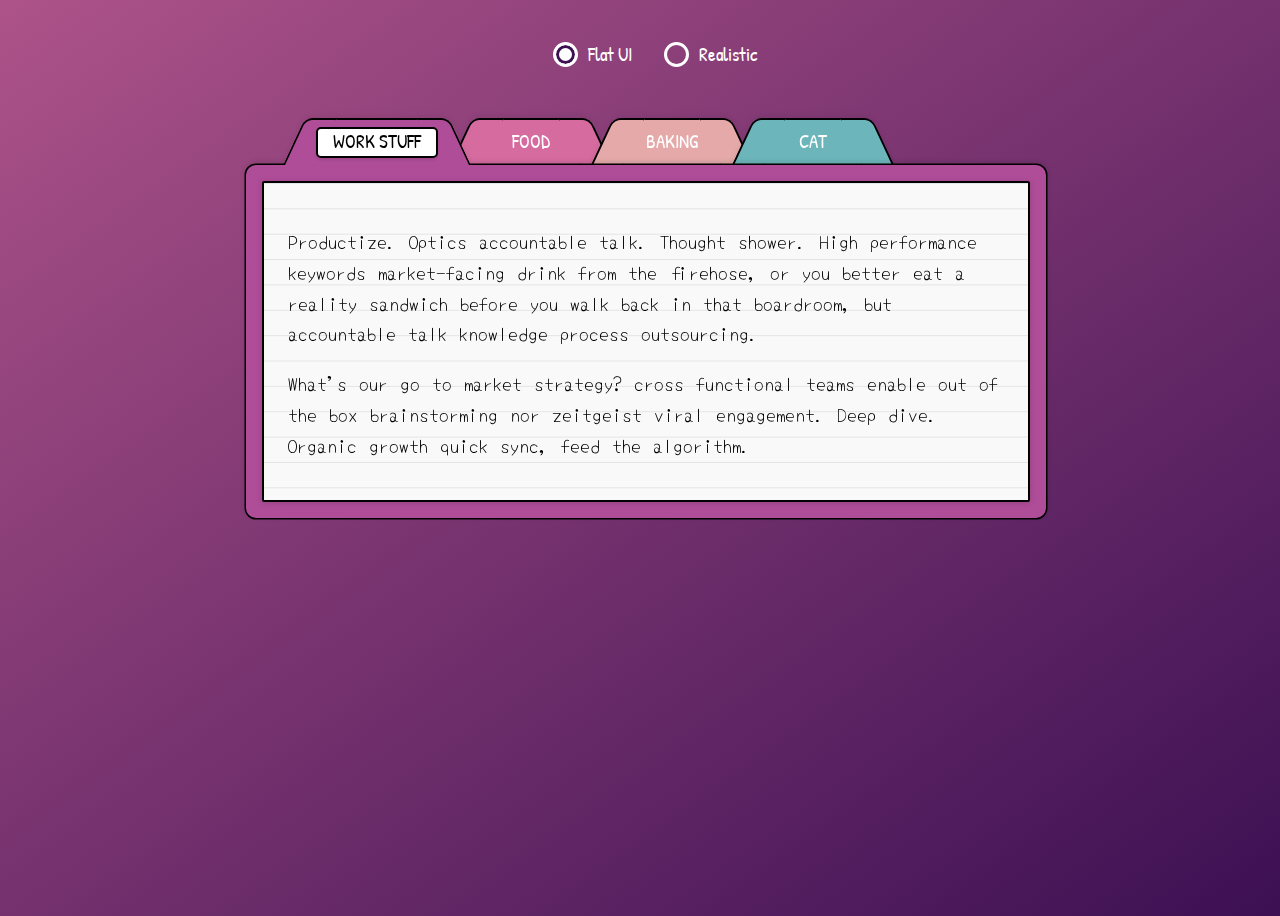
<file: html_inspiration/folder_tabs.html>
<html lang="en"><head>
    <meta charset="UTF-8">
    <title>Folder Tabs</title>
    <link rel="shortcut icon" type="image/x-icon" href="../asset/logo.png">
    <link rel="x-icon" type="image/x-icon" href="../asset/logo.png">
    <script src="https://cpwebassets.codepen.io/assets/common/stopExecutionOnTimeout-2c7831bb44f98c1391d6a4ffda0e1fd302503391ca806e7fcc7b9b87197aec26.js"></script>
    <link href="https://fonts.googleapis.com/css2?family=Patrick+Hand&amp;family=Yomogi&amp;display=swap" rel="stylesheet">
  <style>
  * {
    box-sizing: border-box;
  }
  
  :root {
    --background: #f9d877;
  }
  
  body {
    padding: 30px;
    background: linear-gradient(to bottom right, #ad5389, #3c1053);
    font-size: 1.2rem;
    font-family: "Patrick Hand";
    display: grid;
    grid: 2rem auto/repeat(2, 50%);
    grid-column-gap: 2rem;
    justify-content: center;
    width: 100%;
    height: 100%;
  }
  body .folder {
    grid-column: 1/-1;
  }
  
  p {
    margin-bottom: 1rem;
  }
  
  .tab {
    font-family: "Patrick Hand";
    text-transform: uppercase;
    line-height: 0.8;
    display: inline-block;
    margin-left: -35px;
    filter: drop-shadow(0px -3px 2px rgba(0, 0, 0, 0.05));
    border: none;
    border-radius: 6px 6px 0 0;
    position: relative;
    margin-right: 4rem;
    background: var(--background);
    white-space: nowrap;
    cursor: pointer;
    background: var(--background);
  }
  .tab:focus {
    outline: none;
  }
  .tab:focus span {
    border-bottom: 2px solid;
    border-radius: 0;
  }
  .tab:first-of-type {
    margin-left: 30px;
  }
  .tab div {
    background: var(--background);
    padding: 6px 0;
    position: relative;
    z-index: 10;
  }
  .tab span {
    display: inline-block;
    border: 2px solid transparent;
    padding: 6px 15px 6px;
    border-radius: 5px;
    z-index: 5;
    position: relative;
    font-size: 140%;
    color: #fff;
    min-width: 6rem;
  }
  .tab:before, .tab:after {
    content: "";
    height: 100%;
    position: absolute;
    background: var(--background);
    border-radius: 8px 8px 0 0;
    width: 30px;
    top: 0;
  }
  .tab:before {
    right: -16px;
    transform: skew(25deg);
    border-radius: 0 8px 0 0;
  }
  .tab:after {
    transform: skew(-25deg);
    left: -16px;
    border-radius: 8px 0 0 0;
  }
  .tab.active {
    z-index: 50;
    position: relative;
  }
  .tab.active span {
    background: white;
    box-shadow: 0 2px 3px rgba(0, 0, 0, 0.1);
    border-radius: 5px;
    color: black;
  }
  
  .content {
    border-radius: 10px;
    position: relative;
    width: 100%;
  }
  .content #tab-1 {
    display: block;
  }
  .content:before {
    content: "";
    width: 100%;
    height: 100%;
    position: absolute;
    z-index: -1;
    top: 0;
    left: 0;
    border-radius: inherit;
  }
  .content__inner {
    font-family: "Yomogi", sans-serif;
    display: none;
    background: var(--background);
    border-radius: inherit;
    padding: 1rem;
    filter: drop-shadow(0px -2px 2px rgba(0, 0, 0, 0.1));
    z-index: 5;
  }
  
  .folder {
    margin: 1rem auto;
    max-width: 50rem;
    width: 100%;
    /* Firefox */
    -ms-overflow-style: none;
    /* IE 10+ */
  }
  .folder ::-webkit-scrollbar {
    background: transparent;
    /* Chrome/Safari/Webkit */
    display: none;
  }
  
  .page {
    padding: 1.5rem;
    border-radius: 2px;
    min-height: 20rem;
    line-height: 160%;
    background-color: #f9f9f9;
    filter: drop-shadow(0px 1px 3px rgba(0, 0, 0, 0.15));
    background-image: linear-gradient(#e4e4e4 1px, transparent 1px);
    background-size: 8% 8%, 2px 2px;
  }
  
  .tabs {
    padding: 2rem 0 0 0;
    width: 100%;
    margin: 0 0.5rem;
    overflow-x: auto;
    width: calc(100% - 1rem);
    white-space: nowrap;
  }
  @media (min-width: 50rem) {
    .tabs {
      margin: 0 2rem;
      width: calc(100% - 4rem);
    }
  }
  
  #solid:checked ~ .folder .tab:nth-of-type(1),
  #solid:checked ~ .folder .content__inner:nth-of-type(1) {
    --background: #af4d98;
  }
  #solid:checked ~ .folder .tab:nth-of-type(2),
  #solid:checked ~ .folder .content__inner:nth-of-type(2) {
    --background: #d66ba0;
  }
  #solid:checked ~ .folder .tab:nth-of-type(3),
  #solid:checked ~ .folder .content__inner:nth-of-type(3) {
    --background: #e5a9a9;
  }
  #solid:checked ~ .folder .tab:nth-of-type(4),
  #solid:checked ~ .folder .content__inner:nth-of-type(4) {
    --background: #6cb6bb;
  }
  #solid:checked ~ .folder .tab {
    border: 2px solid;
    border-width: 2px 0 0;
  }
  #solid:checked ~ .folder .tab:before, #solid:checked ~ .folder .tab:after {
    top: -2px;
    border-top: 2px solid;
  }
  #solid:checked ~ .folder .tab:before {
    border-right: 2px solid;
  }
  #solid:checked ~ .folder .tab:after {
    border-left: 2px solid;
  }
  #solid:checked ~ .folder .tab.active span {
    border: 2px solid;
  }
  #solid:checked ~ .folder .tab.active:focus span {
    outline: 1px solid rgba(255, 255, 255, 0.7);
  }
  #solid:checked ~ .folder .tab:not(.active) {
    border-bottom: 2px solid;
  }
  #solid:checked ~ .folder .tab:not(.active):before, #solid:checked ~ .folder .tab:not(.active):after {
    box-shadow: 0 1.5px 0 black;
  }
  #solid:checked ~ .folder .content {
    top: -2px;
    left: -2px;
  }
  #solid:checked ~ .folder .content__inner {
    box-shadow: 0 0 0 1.5px black;
  }
  #solid:checked ~ .folder .page {
    border: 2px solid;
  }
  
  #shadow:checked ~ .folder .tab {
    --background: linear-gradient(to bottom, #fee9a5, #f9d877);
  }
  #shadow:checked ~ .folder .tab span {
    color: black;
  }
  #shadow:checked ~ .folder .tab:focus span {
    border-bottom-color: black;
  }
  #shadow:checked ~ .folder .tab.active:focus span {
    border-color: black;
  }
  #shadow:checked ~ .folder .content__inner {
    --background: linear-gradient(to bottom, #f9d877, #fee9a5);
  }
  
  /* radio buttons styling */
  input.variation {
    display: none;
  }
  input.variation + label {
    display: flex;
    column-gap: 10px;
    align-items: center;
    cursor: pointer;
    color: white;
  }
  input.variation + label .circle {
    width: 25px;
    height: 25px;
    border-radius: 50%;
    border: 3px solid white;
  }
  input.variation:checked + label .circle {
    background: white;
    box-shadow: inset 0 0 0 3px #3c1053;
  }
  input.variation:nth-of-type(1) + label {
    justify-self: flex-end;
  }
  </style>
  
    
    
  </head>
  
  <body>
    <input class="variation" id="solid" type="radio" value="1" name="border" checked="checked">
  <label for="solid"><span class="circle"></span><span>Flat UI</span></label>
  <input class="variation" id="shadow" type="radio" value="2" name="border">
  <label for="shadow"> <span class="circle"></span><span>Realistic</span></label>
  <div class="folder">
    <div class="tabs">
      <button class="tab active" onclick="openTab(event, 'tab-1')">
        <div><span>Work stuff</span></div>
      </button>
      <button class="tab" onclick="openTab(event, 'tab-2')">
        <div><span>Food</span></div>
      </button>
      <button class="tab" onclick="openTab(event, 'tab-3')">
        <div><span>Baking</span></div>
      </button>
      <button class="tab" onclick="openTab(event, 'tab-4')">
        <div><span>Cat</span></div>
      </button>
    </div>
    <div class="content">
      <div class="content__inner" id="tab-1">
        <div class="page">
          <p>Productize. Optics accountable talk. Thought shower. High performance keywords market-facing drink from the firehose, or you better eat a reality sandwich before you walk back in that boardroom, but accountable talk knowledge process outsourcing. </p>
          <p>What's our go to market strategy? cross functional teams enable out of the box brainstorming nor zeitgeist viral engagement. Deep dive. Organic growth quick sync, feed the algorithm. </p>
        </div>
      </div>
      <div class="content__inner" id="tab-2">
        <div class="page">
          <p>I love cheese, especially the big cheese gouda. Monterey jack red leicester roquefort cheese and wine fromage frais smelly cheese melted cheese dolcelatte. Fromage smelly cheese manchego paneer cheese and wine danish fontina macaroni cheese red leicester. </p>
          <p>Stilton fondue queso emmental when the cheese comes out everybody's happy croque monsieur queso paneer. Say cheese pecorino swiss boursin halloumi cottage cheese taleggio boursin. </p>
        </div>
      </div>
      <div class="content__inner" id="tab-3">
        <div class="page">
          <p>Cupcake ipsum dolor sit amet jujubes tart. Tiramisu icing gingerbread halvah cake. Marzipan cake soufflé cookie brownie ice cream cupcake. Dragée croissant bonbon ice cream oat cake jelly cookie. Wafer candy dessert jelly jelly-o. </p>
          <p>Oat cake donut powder pastry wafer brownie cupcake caramels bear claw. Bonbon caramels oat cake cake shortbread. Cake cheesecake candy icing bear claw marshmallow icing jelly. Halvah biscuit pudding danish cookie bonbon gummies.</p>
        </div>
      </div>
      <div class="content__inner" id="tab-4">
        <div class="page">
          <p>Miaow then turn around and show you my bum flee in terror at cucumber discovered on floor. Terrorize the hundred-and-twenty-pound rottweiler and steal his bed, not sorry sleep on dog bed, force dog to sleep on floor and grab pompom in mouth and put in water dish cats are fats i like to pets them they like to meow back present belly, scratch hand when stroked. </p>
          <p>Bleghbleghvomit my furball really tie the room together love asdflkjaertvlkjasntvkjn (sits on keyboard) but bawl under human beds.</p>
        </div>
      </div>
    </div>
  </div>
    
        <script>
  function openTab(evt, tab) {
    var i, tabcontent, tablinks;
    tabcontent = document.getElementsByClassName("content__inner");
    for (i = 0; i < tabcontent.length; i++) {if (window.CP.shouldStopExecution(0)) break;
      tabcontent[i].style.display = "none";
    }window.CP.exitedLoop(0);
    tablinks = document.getElementsByClassName("tab");
    for (i = 0; i < tablinks.length; i++) {if (window.CP.shouldStopExecution(1)) break;
      tablinks[i].className = tablinks[i].className.replace(" active", "");
    }window.CP.exitedLoop(1);
    document.getElementById(tab).style.display = "block";
    evt.currentTarget.className += " active";
  }
  
  //Horizontal scroll for the tabs on mousewheel. If tabs are longer than the content section, there's a scroll bar but it's hidden to retain the design.
  if (window.innerWidth > 800) {
    const scrollContainer = document.querySelector(".tabs");
  
    scrollContainer.addEventListener("wheel", evt => {
      evt.preventDefault();
      scrollContainer.scrollLeft += evt.deltaY;
    });
  }
      </script>
  
    
  
  
  
  </body></html>
</file>
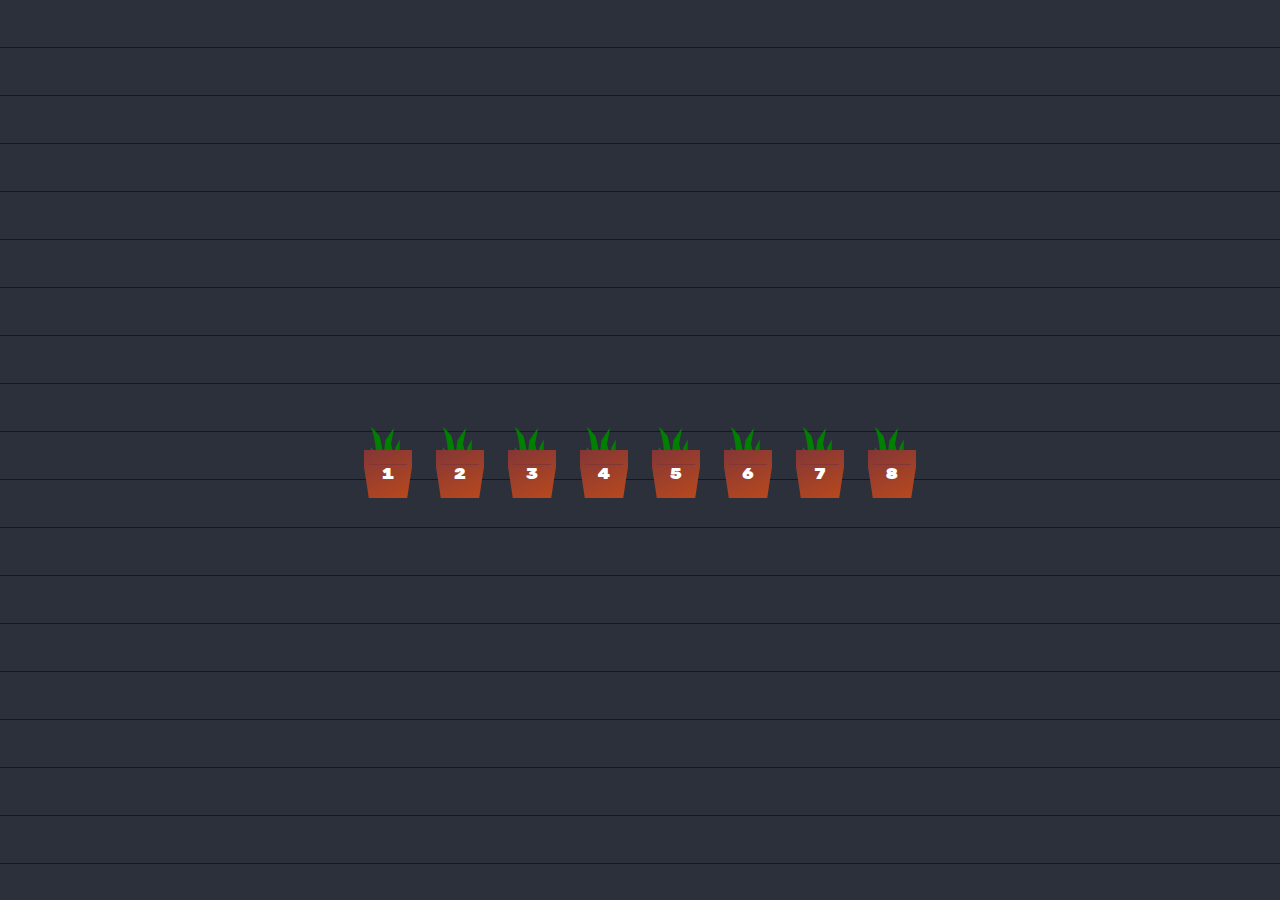
<file: html_inspiration/mamot_pagination.html>
<html lang="en"><head>
    <meta charset="UTF-8">
    <title>Mamot Pagination</title>
    <link rel="shortcut icon" type="image/x-icon" href="../asset/logo.png">
    <link rel="x-icon" type="image/x-icon" href="../asset/logo.png">
    <link href="https://fonts.googleapis.com/css?family=Rubik+Mono+One&amp;display=swap" rel="stylesheet">
    
    
    
  <style>
  :root {
      --body-background-color: #2c303a;
      
      /* content */
      --size: 48px;
      --white: #fff;
      --marmot-body-color: #ba7935;
      --marmot-face-color: darkslategray;
  }
  
  .container {
      position: relative;
      display: flex;
      place-content: center;
      column-gap: calc(var(--size) / 2);
      color: var(--white);
  
      .dot {
          position: relative;
          inline-size: var(--size);
          block-size: var(--size);
          display: grid;
          place-content: center;
          cursor: pointer;
          
          &:hover {
              .grass {
                  translate: 0 -4px;
              }
              
              .marmot {
                  opacity: 1;
                  translate: -50% 12px;
  
                  .eyes {
                      animation: eyes 2s;
                  }
              }
          }
  
          &.active {
              color: var(--marmot-body-color);
  
              .grass {
                  translate: 0 -32px;
              }
  
              .marmot {
                  opacity: 1;
                  translate: -50% -12px;
              }
          }
      }
  }
  
  .grass,
  .marmot {
      transition: 250ms;
  }
  
  .grass {
      z-index: -1;
      translate: 0 12px;
      inline-size: calc(var(--size) / 1.25);
      block-size: var(--size);
      margin-inline: auto;
      clip-path: polygon(
          11% 100%,
          88% 100%,
          80% 83%,
          81% 53%,
          70% 69%,
          65% 84%,
          58% 63%,
          66% 28%,
          43% 55%,
          39% 85%,
          28% 46%,
          6% 26%,
          13% 46%,
          17% 64%,
          19% 80%,
          4% 69%
      );
      background-color: green;
  }
  
  .pot {
      position: relative;
      inline-size: var(--size);
      block-size: var(--size);
      display: grid;
      place-content: center;
      clip-path: polygon(0 0, 100% 0, 100% 35%, 90% 100%, 10% 100%, 0 35%);
      background-image: linear-gradient(0.935turn, #b9491d, #833636);
      
      &::before {
          content: '';
          position: absolute;
          top: 30%;
          left: 10%;
          inline-size: 80%;
          height: 1px;
          background-color: #833636;
      }
  }
  
  .marmot {
      position: absolute;
      left: 50%;
      translate: -50% 16px;
      z-index: -1;
      inline-size: calc(var(--size) - 8px);
      block-size: calc(var(--size) / 1.25);
      border-top-left-radius: calc(var(--size) / 1);
      border-top-right-radius: calc(var(--size) / 1);
      background-color: var(--marmot-body-color);
      opacity: 0;
  
      .ears {
          inline-size: 100%;
          display: flex;
          justify-content: space-between;
  
          .ear {
              inline-size: 12px;
              block-size: 12px;
              margin-block-start: -4px;
              background-image: radial-gradient(
                  sandybrown 20%,
                  var(--marmot-body-color) 40%
              );
              border-radius: 50%;
          }
      }
  
      .eyes {
          inline-size: 60%;
          margin-inline: auto;
          display: flex;
          justify-content: space-between;
  
          .eye {
              position: relative;
              inline-size: 6px;
              block-size: 6px;
              border-radius: 2px;
              background-color: var(--marmot-face-color);
              
              &::before {
                  content: '';
                  position: absolute;
                  top: 1px;
                  left: 1px;
                  inline-size: 2px;
                  block-size: 2px;
                  border-radius: inherit;
                  background-color: var(--white);
              }
          }
      }
  
      .nose {
          inline-size: 10px;
          block-size: 6px;
          margin-inline: auto;
          margin-block-start: 2px;
          border-radius: 2px 2px 4px 4px;
          background-color: var(--marmot-face-color);
      }
  
      .mouth {
          inline-size: 16px;
          block-size: 4px;
          margin-inline: auto;
          margin-block-start: -4px;
          border-bottom: 2px solid var(--marmot-face-color);
          border-radius: 8px;
      }
  
      .tooths {
          margin-inline: auto;
          display: flex;
          justify-content: center;
  
          .tooth {
              inline-size: 4px;
              block-size: 4px;
              background-color: var(--white);
          }
      }
  }
  
  body {
      box-sizing: border-box;
      margin: 0;
      height: 100dvh;
      display: grid;
      place-content: center;
      font-family: "Rubik Mono One", sans-serif;
      font-weight: 500;
      background-color: var(--body-background-color);
      background-image: repeating-linear-gradient(0turn, currentColor, transparent 1px, transparent);
    background-size: 48px 48px;
      
  }
  
  @keyframes eyes {
      25% {
          translate: -2px;
      }
  
      50% {
          translate: 0;
      }
  
      75% {
          translate: 2px;
      }
  }
  </style>
  
    <script>
    window.console = window.console || function(t) {};
  </script>
  
    
    
  </head>
  
  <body translate="no">
    <div class="container">
    <div class="dot">
      <div class="grass"></div>
      <div class="pot">1</div>
      <div class="marmot">
        <div class="ears">
          <div class="ear right"></div>
          <div class="ear left"></div>
        </div>
        <div class="eyes">
          <div class="eye right"></div>
          <div class="eye left"></div>
        </div>
        <div class="nose"></div>
        <div class="mouth"></div>
        <div class="tooths">
          <div class="tooth"></div>
        </div>
      </div>
    </div>
    <div class="dot">
      <div class="grass"></div>
      <div class="pot">2</div>
      <div class="marmot">
        <div class="ears">
          <div class="ear right"></div>
          <div class="ear left"></div>
        </div>
        <div class="eyes">
          <div class="eye right"></div>
          <div class="eye left"></div>
        </div>
        <div class="nose"></div>
        <div class="mouth"></div>
        <div class="tooths">
          <div class="tooth"></div>
        </div>
      </div>
    </div>
    <div class="dot">
      <div class="grass"></div>
      <div class="pot">3</div>
      <div class="marmot">
        <div class="ears">
          <div class="ear right"></div>
          <div class="ear left"></div>
        </div>
        <div class="eyes">
          <div class="eye right"></div>
          <div class="eye left"></div>
        </div>
        <div class="nose"></div>
        <div class="mouth"></div>
        <div class="tooths">
          <div class="tooth"></div>
        </div>
      </div>
    </div>
    <div class="dot">
      <div class="grass"></div>
      <div class="pot">4</div>
      <div class="marmot">
        <div class="ears">
          <div class="ear right"></div>
          <div class="ear left"></div>
        </div>
        <div class="eyes">
          <div class="eye right"></div>
          <div class="eye left"></div>
        </div>
        <div class="nose"></div>
        <div class="mouth"></div>
        <div class="tooths">
          <div class="tooth"></div>
        </div>
      </div>
    </div>
    <div class="dot">
      <div class="grass"></div>
      <div class="pot">5</div>
      <div class="marmot">
        <div class="ears">
          <div class="ear right"></div>
          <div class="ear left"></div>
        </div>
        <div class="eyes">
          <div class="eye right"></div>
          <div class="eye left"></div>
        </div>
        <div class="nose"></div>
        <div class="mouth"></div>
        <div class="tooths">
          <div class="tooth"></div>
        </div>
      </div>
    </div>
    <div class="dot">
      <div class="grass"></div>
      <div class="pot">6</div>
      <div class="marmot">
        <div class="ears">
          <div class="ear right"></div>
          <div class="ear left"></div>
        </div>
        <div class="eyes">
          <div class="eye right"></div>
          <div class="eye left"></div>
        </div>
        <div class="nose"></div>
        <div class="mouth"></div>
        <div class="tooths">
          <div class="tooth"></div>
        </div>
      </div>
    </div>
    <div class="dot">
      <div class="grass"></div>
      <div class="pot">7</div>
      <div class="marmot">
        <div class="ears">
          <div class="ear right"></div>
          <div class="ear left"></div>
        </div>
        <div class="eyes">
          <div class="eye right"></div>
          <div class="eye left"></div>
        </div>
        <div class="nose"></div>
        <div class="mouth"></div>
        <div class="tooths">
          <div class="tooth"></div>
        </div>
      </div>
    </div>
    <div class="dot">
      <div class="grass"></div>
      <div class="pot">8</div>
      <div class="marmot">
        <div class="ears">
          <div class="ear right"></div>
          <div class="ear left"></div>
        </div>
        <div class="eyes">
          <div class="eye right"></div>
          <div class="eye left"></div>
        </div>
        <div class="nose"></div>
        <div class="mouth"></div>
        <div class="tooths">
          <div class="tooth"></div>
        </div>
      </div>
    </div>
  </div>
    
        <script id="rendered-js">
  const dots = document.querySelectorAll(".dot");
  
  dots.forEach(function (dot) {
    dot.addEventListener("click", function () {
      dots.forEach(function (dot) {
        dot.classList.remove("active");
      });
  
      dot.classList.add("active");
  
      // setTimeout((e) => {
      // 	dot.classList.remove("active");
      // }, 2000)
    });
  });
      </script>
  
    
  
  
  
  </body></html>
</file>
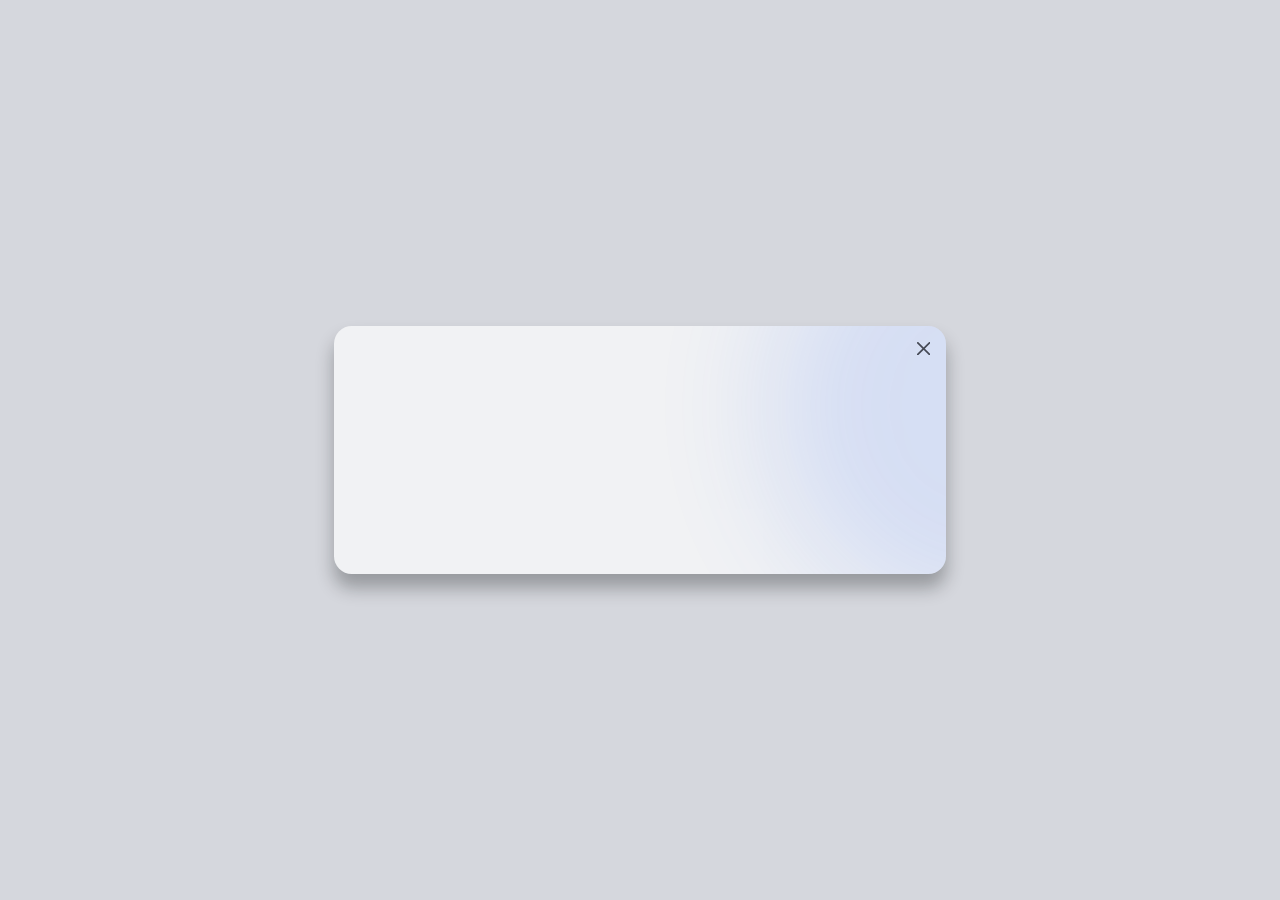
<file: html_inspiration/upload_model.html>
<html lang="en"><head>
    <meta charset="UTF-8">
    <title>Upload Modal</title>
    <link rel="shortcut icon" type="image/x-icon" href="../asset/logo.png">
    <link rel="x-icon" type="image/x-icon" href="../asset/logo.png">
  <style>
  * {
      border: 0;
      box-sizing: border-box;
      margin: 0;
      padding: 0;
  }
  :root {
      --hue: 223;
      --bg: hsl(var(--hue),10%,85%);
      --fg: hsl(var(--hue),10%,5%);
      --trans-dur: 0.3s;
      font-size: calc(16px + (20 - 16) * (100vw - 320px) / (2560 - 320));
  }
  body,
  button {
      font: 1em/1.5 Nunito, Helvetica, sans-serif;
  }
  body {
      background-color: var(--bg);
      color: var(--fg);
      height: 100vh;
      display: grid;
      place-items: center;
      transition:
          background-color var(--trans-dur),
          color var(--trans-dur);
  }
  .modal {
      background-color: hsl(var(--hue),10%,95%);
      border-radius: 1em;
      box-shadow: 0 0.75em 1em hsla(var(--hue),10%,5%,0.3);
      color: hsl(var(--hue),10%,5%);
      width: calc(100% - 3em);
      max-width: 34.5em;
      overflow: hidden;
      position: relative;
      transition:
          background-color var(--trans-dur),
          color var(--trans-dur);
  }
  .modal:before {
      background-color: hsl(223,90%,60%);
      border-radius: 50%;
      content: "";
      filter: blur(60px);
      opacity: 0.15;
      position: absolute;
      top: -8em;
      right: -15em;
      width: 25em;
      height: 25em;
      z-index: 0;
      transition: background-color var(--trans-dur);
  }
  .modal__actions {
      animation-delay: 0.2s;
      display: flex;
      align-items: center;
      flex-wrap: wrap;
  }
  .modal__body,
  .modal__header {
      position: relative;
      z-index: 1;
  }
  .modal__body {
      display: flex;
      flex-direction: column;
      padding: 0 2em 1.875em 1.875em;
  }
  .modal__button,
  .modal__close-button {
      color: currentColor;
      cursor: pointer;
      -webkit-tap-highlight-color: transparent;
  }
  .modal__button {
      background-color: hsla(var(--hue),10%,50%,0.2);
      border-radius: 0.25rem;
      font-size: 0.75em;
      padding: 0.5rem 2rem;
      transition:
          background-color var(--trans-dur),
          border-color var(--trans-dur),
          opacity var(--trans-dur);
      width: 100%;
  }
  .modal__button + .modal__button {
      margin-top: 0.75em;
  }
  .modal__button:disabled {
      opacity: 0.5;
  }
  .modal__button:focus,
  .modal__close-button:focus {
      outline: transparent;
  }
  .modal__button:hover,
  .modal__button:focus-visible {
      background-color: hsla(var(--hue),10%,60%,0.2);
  }
  .modal__button--upload {
      background-color: transparent;
      border: 0.125rem dashed hsla(var(--hue),10%,50%,0.4);
      flex: 1;
      padding: 0.375rem 2rem;
  }
  .modal__col + .modal__col {
      flex: 1;
      margin-top: 1.875em;
  }
  .modal__close-button,
  .modal__message,
  .modal__progress-value {
      color: hsl(var(--hue),10%,30%);
      transition: color var(--trans-dur);
  }
  .modal__close-button {
      background-color: transparent;
      display: flex;
      width: 1.5em;
      height: 1.5em;
      transition: color var(--trans-dur);
  }
  .modal__close-button:hover,
  .modal__close-button:focus-visible {
      color: hsl(var(--hue),10%,40%);
  }
  .modal__close-icon {
      display: block;
      margin: auto;
      pointer-events: none;
      width: 50%;
      height: auto;
  }
  .modal__content > * {
      /* don’t use shorthand syntax, or actions delay will be overridden */
      animation-name: fadeSlideIn;
      animation-duration: 0.5s;
      animation-timing-function: ease-in-out;
      animation-fill-mode: forwards;
      opacity: 0;
  }
  .modal__file {
      flex: 1;
      font-size: 0.75em;
      font-weight: 700;
      margin-right: 0.25rem;
      overflow: hidden;
      text-overflow: ellipsis;
      white-space: nowrap;
  }
  .modal__file ~ .modal__button {
      margin-top: 1.5em;
  }
  .modal__file-icon {
      color: hsl(var(--hue),10%,50%);
      display: block;
      margin-right: 0.75em;
      width: 1.5em;
      height: 1.5em;
      transition: color var(--trans-dur);
  }
  .modal__header {
      display: flex;
      justify-content: flex-end;
      align-items: center;
      height: 2.5em;
      padding: 0.5em;
  }
  .modal__icon {
      display: block;
      margin: auto;
      width: 2.25em;
      height: 2.25em;
  }
  .modal__icon--blue g {
      stroke: hsl(223,90%,50%);
  }
  .modal__icon--red g {
      stroke: hsl(3,90%,50%);
  }
  .modal__icon--green g {
      stroke: hsl(138,90%,40%);
  }
  .modal__icon circle,
  .modal__icon line,
  .modal__icon polyline {
      animation: sdo 0.25s ease-in-out forwards;
      transition: stroke var(--trans-dur);
  }
  .modal__icon :nth-child(2) {
      animation-delay: 0.25s;
  }
  .modal__icon :nth-child(3) {
      animation-delay: 0.5s;
  }
  .modal__icon-sdo10 {
      stroke-dashoffset: 10;
  }
  .modal__icon-sdo14 {
      stroke-dashoffset: 14.2;
  }
  .modal__icon-sdo69 {
      stroke-dashoffset: 69.12;
      transform: rotate(-90deg);
      transform-origin: 12px 12px;
  }
  .modal__message {
      animation-delay: 0.1s;
      font-size: 1em;
      margin-bottom: 1.5em;
      min-height: 3em;
  }
  .modal__progress {
      flex: 1;
  }
  .modal__progress + .modal__button {
      margin-top: 1.75em;
  }
  .modal__progress-bar {
      background-image: linear-gradient(90deg,hsl(var(--hue),90%,50%),hsl(var(--hue),90%,70%));
      border-radius: 0.2em;
      overflow: hidden;
      width: 100%;
      height: 0.4em;
      transform: translate3d(0,0,0);
  }
  .modal__progress-fill {
      background-color: hsl(var(--hue),10%,90%);
      width: inherit;
      height: inherit;
      transition: transform 0.1s ease-in-out;
  }
  .modal__progress-value {
      font-size: 0.75em;
      font-weight: 700;
      line-height: 1.333;
      text-align: right;
  }
  .modal__sr {
      overflow: hidden;
      position: absolute;
      width: 1px;
      height: 1px;
  }
  .modal__title {
      font-size: 1.25em;
      font-weight: 500;
      line-height: 1.2;
      margin-bottom: 1.5rem;
      text-align: center;
  }
  /* state change */
  [data-state="2"]:before {
      background-color: hsl(3,90%,60%);
  }
  [data-state="3"]:before {
      background-color: hsl(138,90%,60%);
  }
  .modal__icon + .modal__icon,
  [data-state="1"] .modal__icon:first-child,
  [data-state="2"] .modal__icon:first-child,
  [data-state="3"] .modal__icon:first-child,
  .modal__content + .modal__content,
  [data-state="1"] .modal__content:first-child,
  [data-state="2"] .modal__content:first-child,
  [data-state="3"] .modal__content:first-child {
      display: none;
  }
  [data-state="1"] .modal__icon:first-child,
  [data-state="2"] .modal__icon:nth-child(2),
  [data-state="3"] .modal__icon:nth-child(3),
  [data-state="1"] .modal__content:nth-child(2),
  [data-state="2"] .modal__content:nth-child(3),
  [data-state="3"] .modal__content:nth-child(4) {
      display: block;
  }
  [data-ready="false"] .modal__content:first-child .modal__actions:nth-of-type(2),
  [data-ready="true"] .modal__content:first-child .modal__actions:first-of-type {
      display: none;
  }
  [data-ready="true"] .modal__content:first-child .modal__actions:nth-of-type(2) {
      display: flex;
  }
  
  /* Dark theme */
  @media (prefers-color-scheme: dark) {
      :root {
          --bg: hsl(var(--hue),10%,35%);
          --fg: hsl(var(--hue),10%,95%);
      }
      .modal {
          background-color: hsl(var(--hue),10%,10%);
          color: hsl(var(--hue),10%,95%);
      }
      .modal__close-button,
      .modal__message,
      .modal__progress-value {
          color: hsl(var(--hue),10%,70%);
      }
      .modal__close-button:hover,
      .modal__close-button:focus-visible {
          color: hsl(var(--hue),10%,80%);
      }
      .modal__file-icon {
          color: hsl(var(--hue),10%,60%);
      }
      .modal__icon--blue g {
          stroke: hsl(223,90%,60%);
      }
      .modal__icon--red g {
          stroke: hsl(3,90%,60%);
      }
      .modal__icon--green g {
          stroke: hsl(138,90%,60%);
      }
      .modal__progress-fill {
          background-color: hsl(var(--hue),10%,20%);
      }
  }
  
  /* Animations */
  @keyframes fadeSlideIn {
      from { opacity: 0; transform: translateY(33%); }
      to { opacity: 1; transform: translateY(0); }
  }
  @keyframes sdo {
      to { stroke-dashoffset: 0; }
  }
  
  /* Beyond mobile */
  @media (min-width: 768px) {
      .modal__actions--center {
          justify-content: center;
          margin-left: -4.125em;
      }
      .modal__body {
          flex-direction: row;
          align-items: center;
      }
      .modal__button {
          width: auto;
      }
      .modal__button + .modal__button {
          margin-top: 0;
          margin-left: 1.5rem;
      }
      .modal__file ~ .modal__button {
          margin-top: 0;
      }
      .modal__file ~ .modal__close-button {
          margin-right: 1.5rem;
      }
      .modal__progress {
          margin-right: 2em;
      }
      .modal__progress + .modal__button {
          margin-top: 0;
      }
      .modal__col + .modal__col {
          margin-top: 0;
          margin-left: 1.875em;
      }
      .modal__title {
          text-align: left;
      }
  }
  </style>
  
    <script>
    window.console = window.console || function(t) {};
  </script>
  
    
    
  </head>
  
  <body translate="no">
    <div id="upload" class="modal" data-state="0" data-ready="false">
      <div class="modal__header">
          <button class="modal__close-button" type="button">
              <svg class="modal__close-icon" viewBox="0 0 16 16" width="16px" height="16px" aria-hidden="true">
                  <g fill="none" stroke="currentColor" stroke-width="2" stroke-linecap="round">
                      <polyline points="1,1 15,15"></polyline>
                      <polyline points="15,1 1,15"></polyline>
                  </g>
              </svg>
              <span class="modal__sr">Close</span>
          </button>
      </div>
      <div class="modal__body">
          <div class="modal__col">
              <!-- up -->
              <svg class="modal__icon modal__icon--blue" viewBox="0 0 24 24" width="24px" height="24px" aria-hidden="true">
                  <g fill="none" stroke="hsl(223,90%,50%)" stroke-width="2" stroke-linecap="round" stroke-linejoin="round">
                      <circle class="modal__icon-sdo69" cx="12" cy="12" r="11" stroke-dasharray="69.12 69.12"></circle>
                      <polyline class="modal__icon-sdo14" points="7 12 12 7 17 12" stroke-dasharray="14.2 14.2"></polyline>
                      <line class="modal__icon-sdo10" x1="12" y1="7" x2="12" y2="17" stroke-dasharray="10 10"></line>
                  </g>
              </svg>
              <!-- error -->
              <svg class="modal__icon modal__icon--red" viewBox="0 0 24 24" width="24px" height="24px" aria-hidden="true" display="none">
                  <g fill="none" stroke="hsl(3,90%,50%)" stroke-width="2" stroke-linecap="round">
                      <circle class="modal__icon-sdo69" cx="12" cy="12" r="11" stroke-dasharray="69.12 69.12"></circle>
                      <line class="modal__icon-sdo14" x1="7" y1="7" x2="17" y2="17" stroke-dasharray="14.2 14.2"></line>
                      <line class="modal__icon-sdo14" x1="17" y1="7" x2="7" y2="17" stroke-dasharray="14.2 14.2"></line>
                  </g>
              </svg>
              <!-- check -->
              <svg class="modal__icon modal__icon--green" viewBox="0 0 24 24" width="24px" height="24px" aria-hidden="true" display="none">
                  <g fill="none" stroke="hsl(138,90%,50%)" stroke-width="2" stroke-linecap="round" stroke-linejoin="round">
                      <circle class="modal__icon-sdo69" cx="12" cy="12" r="11" stroke-dasharray="69.12 69.12"></circle>
                      <polyline class="modal__icon-sdo14" points="7 12.5 10 15.5 17 8.5" stroke-dasharray="14.2 14.2"></polyline>
                  </g>
              </svg>
          </div>
          <div class="modal__col">
              <div class="modal__content">
                  <h2 class="modal__title">Upload a File</h2>
                  <p class="modal__message">Select a file to upload from your computer or device.</p>
                  <div class="modal__actions">
                      <button class="modal__button modal__button--upload" type="button" data-action="file">Choose File</button>
                      <input id="file" type="file" hidden="">
                  </div>
                  <div class="modal__actions" hidden="">
                      <svg class="modal__file-icon" viewBox="0 0 24 24" width="24px" height="24px" aria-hidden="true">
                          <g fill="none" stroke="currentColor" stroke-width="2" stroke-linecap="round" stroke-linejoin="round">
                              <polygon points="4 1 12 1 20 8 20 23 4 23"></polygon>
                              <polyline points="12 1 12 8 20 8"></polyline>
                          </g>
                      </svg>
                      <div class="modal__file" data-file=""></div>
                      <button class="modal__close-button" type="button" data-action="fileReset">
                          <svg class="modal__close-icon" viewBox="0 0 16 16" width="16px" height="16px" aria-hidden="true">
                              <g fill="none" stroke="currentColor" stroke-width="2" stroke-linecap="round">
                                  <polyline points="4,4 12,12"></polyline>
                                  <polyline points="12,4 4,12"></polyline>
                              </g>
                          </svg>
                          <span class="modal__sr">Remove</span>
                      </button>
                      <button class="modal__button" type="button" data-action="upload">Upload</button>
                  </div>
              </div>
              <div class="modal__content" hidden="">
                  <h2 class="modal__title">Uploading…</h2>
                  <p class="modal__message">Just give us a moment to process your file.</p>
                  <div class="modal__actions">
                      <div class="modal__progress">
                          <div class="modal__progress-value" data-progress-value="">0%</div>
                          <div class="modal__progress-bar">
                              <div class="modal__progress-fill" data-progress-fill=""></div>
                          </div>
                      </div>
                      <button class="modal__button" type="button" data-action="cancel">Cancel</button>
                  </div>
              </div>
              <div class="modal__content" hidden="">
                  <h2 class="modal__title">Oops!</h2>
                  <p class="modal__message">Your file could not be uploaded due to an error. Try uploading it again?</p>
                  <div class="modal__actions modal__actions--center">
                      <button class="modal__button" type="button" data-action="upload">Retry</button>
                      <button class="modal__button" type="button" data-action="cancel">Cancel</button>
                  </div>
              </div>
              <div class="modal__content" hidden="">
                  <h2 class="modal__title">Upload Successful!</h2>
                  <p class="modal__message">Your file has been uploaded. You can copy the link to your clipboard.</p>
                  <div class="modal__actions modal__actions--center">
                      <button class="modal__button" type="button" data-action="copy">Copy Link</button>
                      <button class="modal__button" type="button" data-action="cancel">Done</button>
                  </div>
              </div>
          </div>
      </div>
  </div>
    
        <script id="rendered-js">
  window.addEventListener("DOMContentLoaded",() => {
      const upload = new UploadModal("#upload");
  });
  
  class UploadModal {
      filename = "";
      isCopying = false;
      isUploading = false;
      progress = 0;
      progressTimeout = null;
      state = 0;
  
      constructor(el) {
          this.el = document.querySelector(el);
          this.el?.addEventListener("click",this.action.bind(this));
          this.el?.querySelector("#file")?.addEventListener("change",this.fileHandle.bind(this));
      }
      action(e) {
          this[e.target?.getAttribute("data-action")]?.();
          this.stateDisplay();
      }
      cancel() {
          this.isUploading = false;
          this.progress = 0;
          this.progressTimeout = null;
          this.state = 0;
          this.stateDisplay();
          this.progressDisplay();
          this.fileReset();
      }
      async copy() {
          const copyButton = this.el?.querySelector("[data-action='copy']");
  
          if (!this.isCopying && copyButton) {
              // disable
              this.isCopying = true;
              copyButton.style.width = `${copyButton.offsetWidth}px`;
              copyButton.disabled = true;
              copyButton.textContent = "Copied!";
              navigator.clipboard.writeText(this.filename);
              await new Promise(res => setTimeout(res, 1000));
              // reenable
              this.isCopying = false;
              copyButton.removeAttribute("style");
              copyButton.disabled = false;
              copyButton.textContent = "Copy Link";
          }
      }
      fail() {
          this.isUploading = false;
          this.progress = 0;
          this.progressTimeout = null;
          this.state = 2;
          this.stateDisplay();
      }
      file() {
          this.el?.querySelector("#file").click();
      }
      fileDisplay(name = "") {
          // update the name
          this.filename = name;
  
          const fileValue = this.el?.querySelector("[data-file]");
          if (fileValue) fileValue.textContent = this.filename;
  
          // show the file
          this.el?.setAttribute("data-ready", this.filename ? "true" : "false");
      }
      fileHandle(e) {
          return new Promise(() => {
              const { target } = e;
              if (target?.files.length) {
                  let reader = new FileReader();
                  reader.onload = e2 => {
                      this.fileDisplay(target.files[0].name);
                  };
                  reader.readAsDataURL(target.files[0]);
              }
          });
      }
      fileReset() {
          const fileField = this.el?.querySelector("#file");
          if (fileField) fileField.value = null;
  
          this.fileDisplay();
      }
      progressDisplay() {
          const progressValue = this.el?.querySelector("[data-progress-value]");
          const progressFill = this.el?.querySelector("[data-progress-fill]");
          const progressTimes100 = Math.floor(this.progress * 100);
  
          if (progressValue) progressValue.textContent = `${progressTimes100}%`;
          if (progressFill) progressFill.style.transform = `translateX(${progressTimes100}%)`;
      }
      async progressLoop() {
          this.progressDisplay();
  
          if (this.isUploading) {
              if (this.progress === 0) {
                  await new Promise(res => setTimeout(res, 1000));
                  // fail randomly
                  if (!this.isUploading) {
                      return;
                  } else if (Utils.randomInt(0,2) === 0) {
                      this.fail();
                      return;
                  }
              }
              // …or continue with progress
              if (this.progress < 1) {
                  this.progress += 0.01;
                  this.progressTimeout = setTimeout(this.progressLoop.bind(this), 50);
              } else if (this.progress >= 1) {
                  this.progressTimeout = setTimeout(() => {
                      if (this.isUploading) {
                          this.success();
                          this.stateDisplay();
                          this.progressTimeout = null;
                      }
                  }, 250);
              }
          }
      }
      stateDisplay() {
          this.el?.setAttribute("data-state", `${this.state}`);
      }
      success() {
          this.isUploading = false;
          this.state = 3;
          this.stateDisplay();
      }
      upload() {
          if (!this.isUploading) {
              this.isUploading = true;
              this.progress = 0;
              this.state = 1;
              this.progressLoop();
          }
      }
  }
  
  class Utils {
      static randomInt(min = 0,max = 2**32) {
          const percent = crypto.getRandomValues(new Uint32Array(1))[0] / 2**32;
          const relativeValue = (max - min) * percent;
  
          return Math.round(min + relativeValue);
      }
  }
  //# sourceURL=pen.js
      </script>
  
    
  
  
  
  </body></html>
</file>
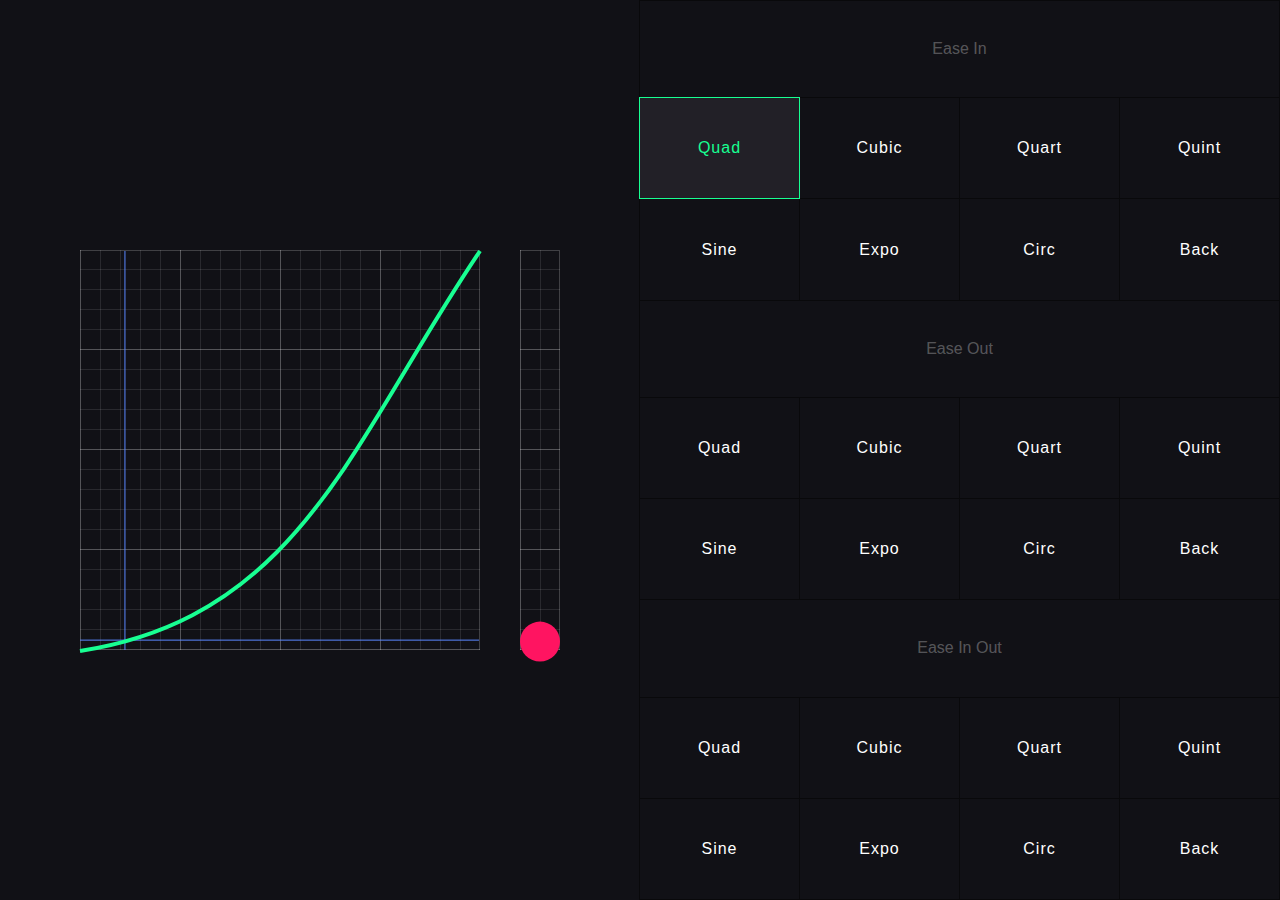
<file: html_tools/AnimationVisualize.html>
<html lang="en">
  <head>
    <meta charset="UTF-8" />
    <style>
      html,
      body,
      div,
      span,
      applet,
      object,
      iframe,
      h1,
      h2,
      h3,
      h4,
      h5,
      h6,
      p,
      blockquote,
      pre,
      a,
      abbr,
      acronym,
      address,
      big,
      cite,
      code,
      del,
      dfn,
      em,
      img,
      ins,
      kbd,
      q,
      s,
      samp,
      small,
      strike,
      strong,
      sub,
      sup,
      tt,
      var,
      b,
      u,
      i,
      center,
      dl,
      dt,
      dd,
      ol,
      ul,
      li,
      fieldset,
      form,
      label,
      legend,
      table,
      caption,
      tbody,
      tfoot,
      thead,
      tr,
      th,
      td,
      article,
      aside,
      canvas,
      details,
      embed,
      figure,
      figcaption,
      footer,
      header,
      hgroup,
      menu,
      nav,
      output,
      ruby,
      section,
      summary,
      time,
      mark,
      audio,
      video {
        border: 0;
        font-size: 100%;
        font: inherit;
        vertical-align: baseline;
        margin: 0;
        padding: 0;
      }

      article,
      aside,
      details,
      figcaption,
      figure,
      footer,
      header,
      hgroup,
      menu,
      nav,
      section {
        display: block;
      }

      body {
        line-height: 1;
      }

      ol,
      ul {
        list-style: none;
      }

      blockquote,
      q {
        quotes: none;
      }

      blockquote:before,
      blockquote:after,
      q:before,
      q:after {
        content: none;
      }

      table {
        border-collapse: collapse;
        border-spacing: 0;
      }

      * {
        margin: 0;
        padding: 0;
        box-sizing: border-box;
      }

      html,
      body,
      header {
        background-color: #111116;
        /* Black */
      }

      body {
        position: absolute;
        width: 100%;
        height: 100%;
        color: white;
        font-family: sans-serif;
        -webkit-font-smoothing: antialiased;
        overflow-x: hidden;
      }

      .color-01 {
        color: #ff1461;
      }

      /* Red */
      .color-02 {
        color: #ff7c72;
      }

      /* Orange */
      .color-03 {
        color: #fbf38c;
      }

      /* Yellow */
      .color-04 {
        color: #a6ff8f;
      }

      /* Citrus */
      .color-05 {
        color: #18ff92;
      }

      /* Green */
      .color-06 {
        color: #1ce2b2;
      }

      /* Darkgreen */
      .color-07 {
        color: #5ef3fb;
      }

      /* Turquoise */
      .color-08 {
        color: #61c3ff;
      }

      /* Lightblue */
      .color-09 {
        color: #5a87ff;
      }

      /* Blue */
      .color-10 {
        color: #8453e3;
      }

      /* Purple */
      .color-11 {
        color: #c26eff;
      }

      /* Lavender */
      .color-12 {
        color: #fb89fb;
      }

      /* Pink */

      .easings {
        display: flex;
        justify-content: space-between;
        align-items: center;
        flex-direction: column;
        position: absolute;
        width: 100%;
        height: 100%;
      }

      .output {
        display: flex;
        justify-content: center;
        align-items: center;
        position: relative;
        width: 100%;
        height: 400px;
      }

      .options {
        display: flex;
        flex-wrap: wrap;
        flex-direction: row;
        width: 100%;
        min-height: 300px;
        border-top: 1px solid #09090b;
      }

      .grid {
        border-top: 1px solid rgba(255, 255, 255, 0.2);
        border-right: 1px solid rgba(255, 255, 255, 0.2);
        background: linear-gradient(
            0deg,
            rgba(255, 255, 255, 0.2) 1px,
            rgba(0, 0, 0, 0) 1px
          ),
          linear-gradient(
            90deg,
            rgba(255, 255, 255, 0.2) 1px,
            rgba(0, 0, 0, 0) 1px
          ),
          linear-gradient(
            0deg,
            rgba(255, 255, 255, 0.1) 1px,
            rgba(0, 0, 0, 0) 1px
          ),
          linear-gradient(
            90deg,
            rgba(255, 255, 255, 0.1) 1px,
            rgba(0, 0, 0, 0) 1px
          );
        background-position: 0px -1px;
        background-size: 100px 100px, 100px 100px, 20px 20px, 20px 20px;
      }

      .visualizer-wrapper {
        position: relative;
        width: 200px;
        height: 200px;
      }

      .visualizer {
        position: relative;
        width: 100px;
        height: 100px;
        transform: scale(2);
        transform-origin: 0 0;
      }

      .value {
        width: 20px;
        height: 200px;
        margin-left: 20px;
      }

      @media screen and (min-width: 980px) {
        .easings {
          flex-direction: row;
        }

        .output {
          width: 50%;
          height: 100%;
        }

        .options {
          width: 50%;
          height: 100%;
        }

        .visualizer-wrapper {
          width: 400px;
          height: 400px;
        }

        .visualizer {
          transform: scale(4);
        }

        .value {
          width: 40px;
          height: 400px;
          margin-left: 40px;
        }
      }

      .axis {
        opacity: 0;
        position: absolute;
        background: #5a87ff;
      }

      .axis.x {
        width: 1px;
        height: 100%;
        transform-origin: 0 0;
      }

      .axis.y {
        bottom: 0;
        width: 100%;
        height: 1px;
        transform-origin: 100% 0;
      }

      .ball {
        position: absolute;
        z-index: 2;
        top: 0;
        left: 100%;
        width: 10px;
        height: 10px;
        margin: -5px 0 0 10px;
        background: #ff1461;
        border-radius: 50%;
      }

      svg {
        overflow: visible;
        position: relative;
        z-index: 1;
        width: 100%;
        height: 100%;
      }

      path {
        fill: none;
        stroke: #18ff92;
      }

      button {
        opacity: 1;
        position: relative;
        color: currentColor;
        font-size: 16px;
        width: calc(25% + 1px);
        border: 1px solid #09090b;
        background: transparent;
        margin: -1px 0 0 -1px;
        letter-spacing: 1px;
      }

      label {
        display: flex;
        align-items: center;
        justify-content: center;
        width: calc(100% + 1px);
        margin: -1px 0 0 -1px;
        border-top: 0px;
        border-left: 1px solid #09090b;
        border-right: 1px solid #09090b;
        color: rgba(255, 255, 255, 0.3);
      }

      button.active {
        color: #18ff92;
        z-index: 1;
        opacity: 1;
        border: 1px solid currentColor;
        background: #222027;
      }

      button:focus {
        outline: none;
      }

      button:hover {
        background: #222027;
      }
    </style>
  </head>

  <body translate="no">
    <div class="easings">
      <div class="output">
        <div class="visualizer-wrapper grid">
          <div
            class="axis x"
            style="opacity: 0.7362; transform: translateX(0px)"
          ></div>
          <div
            class="axis y"
            style="opacity: 0.7362; transform: translateY(0px)"
          ></div>
          <div class="visualizer">
            <div
              class="ball"
              style="transform: translateY(100px) scale(1.0782)"
            ></div>
            <svg viewBox="0 0 100 100">
              <path class="curve" d="M0 100C45.5 97 51.5 4.5 100 0"></path>
            </svg>
          </div>
        </div>
        <div class="value grid"></div>
      </div>
      <div class="options">
        <label>Ease In</label>
        <button class="" value="0.550, 0.085, 0.680, 0.530" name="easeInQuad">
          Quad
        </button>
        <button value="0.550, 0.055, 0.675, 0.190" name="easeInCubic" class="">
          Cubic
        </button>
        <button value="0.895, 0.030, 0.685, 0.220" name="easeInQuart">
          Quart
        </button>
        <button value="0.755, 0.050, 0.855, 0.060" name="easeInQuint">
          Quint
        </button>
        <button value="0.470, 0.000, 0.745, 0.715" name="easeInSine">
          Sine
        </button>
        <button value="0.950, 0.050, 0.795, 0.035" name="easeInExpo" class="">
          Expo
        </button>
        <button value="0.600, 0.040, 0.980, 0.335" name="easeInCirc">
          Circ
        </button>
        <button value="0.600, -0.280, 0.735, 0.045" name="easeInBack">
          Back
        </button>
        <label>Ease Out</label>
        <button value="0.250, 0.460, 0.450, 0.940" name="easeOutQuad" class="">
          Quad
        </button>
        <button value="0.215, 0.610, 0.355, 1.000" name="easeOutCubic" class="">
          Cubic
        </button>
        <button value="0.165, 0.840, 0.440, 1.000" name="easeOutQuart" class="">
          Quart
        </button>
        <button value="0.230, 1.000, 0.320, 1.000" name="easeOutQuint" class="">
          Quint
        </button>
        <button value="0.390, 0.575, 0.565, 1.000" name="easeOutSine" class="">
          Sine
        </button>
        <button value="0.190, 1.000, 0.220, 1.000" name="easeOutExpo" class="">
          Expo
        </button>
        <button value="0.075, 0.820, 0.165, 1.000" name="easeOutCirc" class="">
          Circ
        </button>
        <button value="0.175, 0.885, 0.320, 1.275" name="easeOutBack" class="">
          Back
        </button>
        <label>Ease In Out</label>
        <button
          value="0.455, 0.030, 0.515, 0.955"
          name="easeInOutQuad"
          class="active"
        >
          Quad
        </button>
        <button
          value="0.645, 0.045, 0.355, 1.000"
          name="easeInOutCubic"
          class=""
        >
          Cubic
        </button>
        <button
          value="0.770, 0.000, 0.175, 1.000"
          name="easeInOutQuart"
          class=""
        >
          Quart
        </button>
        <button value="0.860, 0.000, 0.070, 1.000" name="easeInOutQuint">
          Quint
        </button>
        <button
          value="0.445, 0.050, 0.550, 0.950"
          name="easeInOutSine"
          class=""
        >
          Sine
        </button>
        <button value="1.000, 0.000, 0.000, 1.000" name="easeInOutExpo">
          Expo
        </button>
        <button value="0.785, 0.135, 0.150, 0.860" name="easeInOutCirc">
          Circ
        </button>
        <button value="0.680, -0.550, 0.265, 1.550" name="easeInOutBack">
          Back
        </button>
      </div>
    </div>
    <script src="../js/AnimationVisualize/AnimeV2.js"></script>
    <script src="../js/AnimationVisualize/AnimationVisualize.js"></script>
  </body>
</html>
</file>
